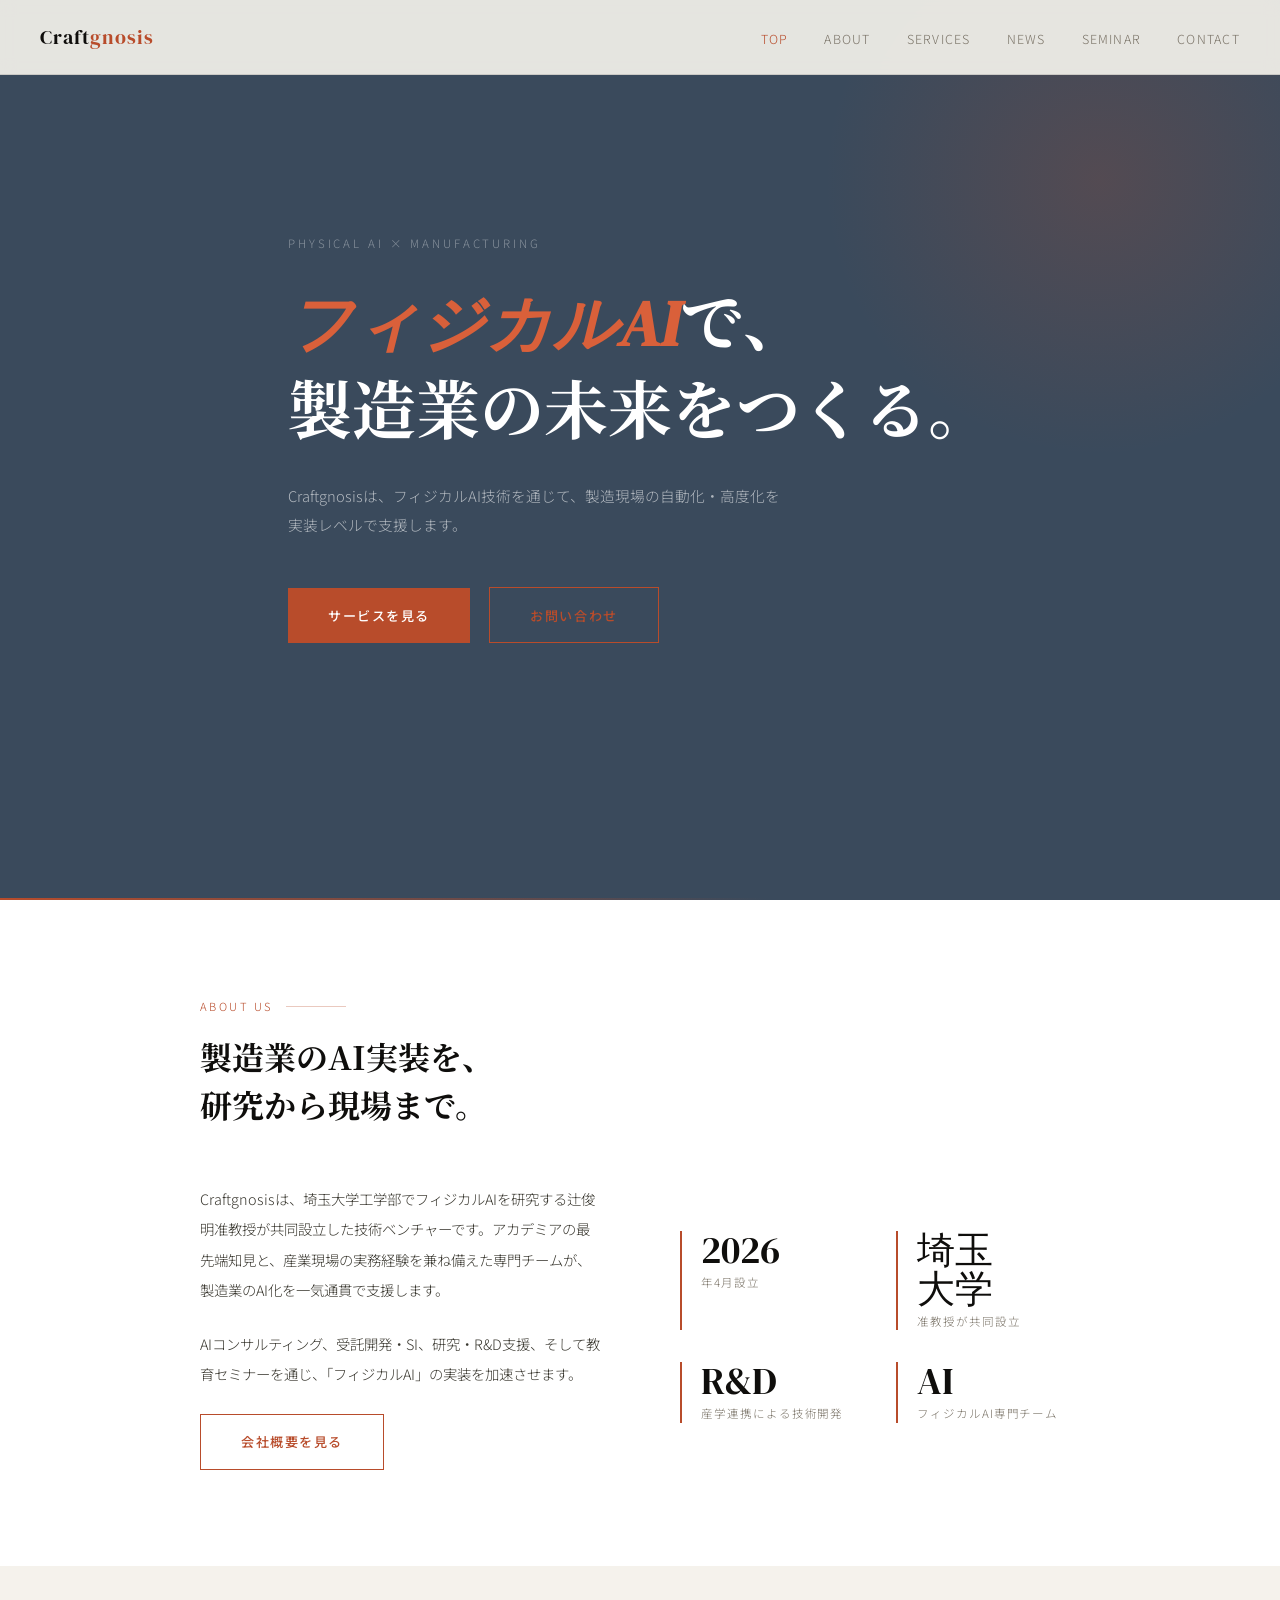
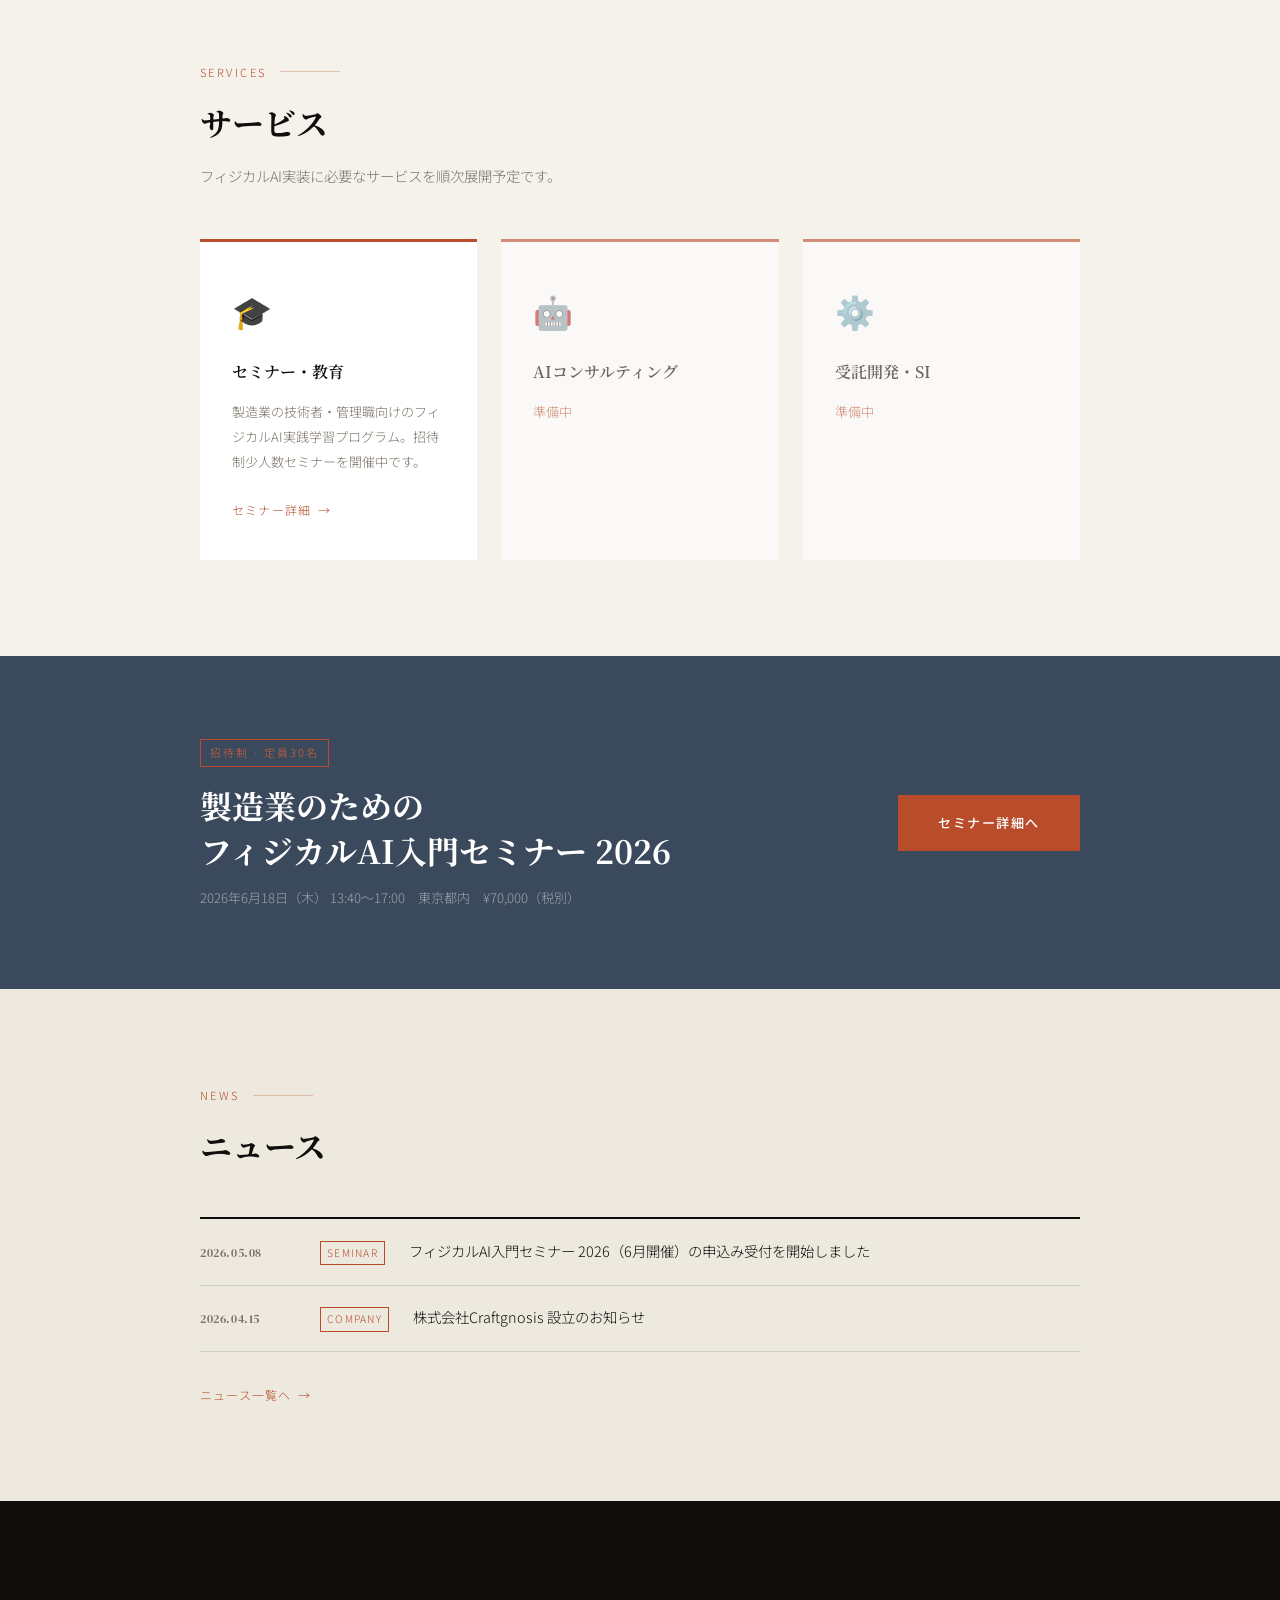
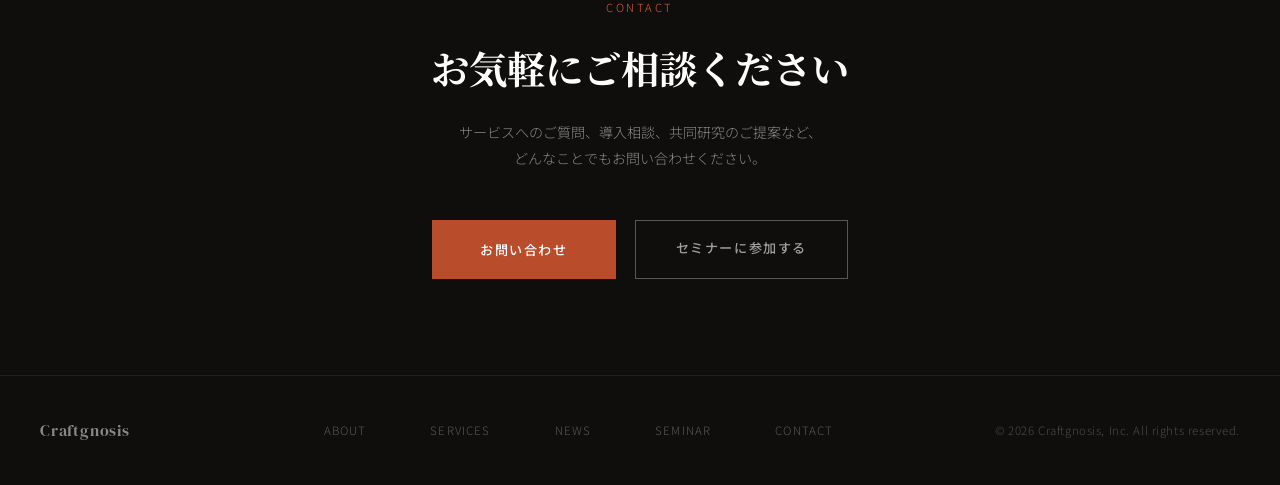
<file: index.html>
<!DOCTYPE html>
<html lang="ja">
<head>
  <meta charset="UTF-8" />
  <meta name="viewport" content="width=device-width, initial-scale=1.0" />
  <title>Craftgnosis｜フィジカルAIで製造業の未来をつくる</title>
  <meta name="description" content="株式会社Craftgnosis。製造業向けフィジカルAIの研究・開発・実装支援。" />
  <link rel="preconnect" href="https://fonts.googleapis.com" />
  <link rel="preconnect" href="https://fonts.gstatic.com" crossorigin />
  <link href="https://fonts.googleapis.com/css2?family=Noto+Serif+JP:wght@400;600;700&family=Noto+Sans+JP:wght@300;400;500&family=DM+Serif+Display:ital@0;1&display=swap" rel="stylesheet" />
  <link rel="stylesheet" href="assets/css/common.css" />
  <style>
    /* ── HERO ── */
    .hero {
      min-height: 100vh;
      padding-top: 72px;
      display: flex;
      align-items: center;
      background: var(--steel);
      position: relative;
      overflow: hidden;
    }
    .hero::before {
      content: '';
      position: absolute;
      top: -120px; right: -120px;
      width: 600px; height: 600px;
      background: radial-gradient(circle, rgba(184,76,43,0.2) 0%, transparent 65%);
      pointer-events: none;
    }
    .hero::after {
      content: '';
      position: absolute;
      bottom: 0; left: 0; right: 0;
      height: 2px;
      background: linear-gradient(90deg, var(--rust) 0%, transparent 60%);
    }
    .hero .container { position: relative; z-index: 1; }

    .hero-eyebrow {
      font-size: 0.72rem;
      letter-spacing: 0.25em;
      text-transform: uppercase;
      color: rgba(255,255,255,0.4);
      margin-bottom: 1.5rem;
    }

    .hero-title {
      font-family: 'Noto Serif JP', serif;
      font-size: clamp(2.4rem, 5vw, 4rem);
      font-weight: 700;
      color: #fff;
      line-height: 1.3;
      margin-bottom: 2rem;
    }
    .hero-title em {
      font-style: italic;
      color: var(--rust-light);
      font-family: 'DM Serif Display', serif;
    }

    .hero-sub {
      font-size: 0.92rem;
      color: rgba(255,255,255,0.6);
      line-height: 2;
      max-width: 500px;
      margin-bottom: 3rem;
    }

    .hero-actions {
      display: flex;
      gap: 1.2rem;
      align-items: center;
      flex-wrap: wrap;
    }

    /* ── INTRO ── */
    .intro { background: #fff; }
    .intro-grid {
      display: grid;
      grid-template-columns: 1fr 1fr;
      gap: 5rem;
      align-items: center;
      margin-top: 3.5rem;
    }
    .intro-text p {
      font-size: 0.9rem;
      line-height: 2.1;
      color: #3a3830;
      margin-bottom: 1.5rem;
    }
    .intro-stats {
      display: grid;
      grid-template-columns: 1fr 1fr;
      gap: 2rem;
    }
    .stat-item {
      border-left: 2px solid var(--rust);
      padding-left: 1.2rem;
    }
    .stat-num {
      font-family: 'DM Serif Display', serif;
      font-size: 2.4rem;
      color: var(--ink);
      line-height: 1;
      margin-bottom: 0.3rem;
    }
    .stat-label {
      font-size: 0.72rem;
      color: var(--muted);
      letter-spacing: 0.08em;
      line-height: 1.5;
    }

    /* ── SERVICES ── */
    .services { background: var(--paper); }
    .services-grid {
      display: grid;
      grid-template-columns: repeat(3, 1fr);
      gap: 1.5rem;
      margin-top: 3rem;
    }
    .service-card {
      background: #fff;
      padding: 2.5rem 2rem;
      border-top: 3px solid var(--rust);
      display: flex;
      flex-direction: column;
    }
    .service-icon {
      font-size: 2rem;
      margin-bottom: 1.2rem;
    }
    .service-card h3 {
      font-family: 'Noto Serif JP', serif;
      font-size: 1rem;
      font-weight: 600;
      margin-bottom: 0.8rem;
    }
    .service-card p {
      font-size: 0.82rem;
      color: var(--muted);
      line-height: 1.9;
      flex: 1;
    }
    .service-link {
      margin-top: 1.5rem;
      font-size: 0.75rem;
      letter-spacing: 0.1em;
      text-transform: uppercase;
      color: var(--rust);
      text-decoration: none;
      display: flex;
      align-items: center;
      gap: 0.4rem;
      transition: gap 0.2s;
    }
    .service-link:hover { gap: 0.7rem; }
    .service-link::after { content: '→'; }

    /* ── SEMINAR BANNER ── */
    .seminar-banner {
      background: var(--steel);
      padding: 5rem 0;
    }
    .banner-inner {
      display: grid;
      grid-template-columns: 1fr auto;
      gap: 3rem;
      align-items: center;
    }
    .banner-badge {
      display: inline-block;
      font-size: 0.68rem;
      letter-spacing: 0.18em;
      text-transform: uppercase;
      color: var(--rust-light);
      border: 1px solid var(--rust);
      padding: 0.3em 0.8em;
      margin-bottom: 1rem;
      width: fit-content;
    }
    .banner-title {
      font-family: 'Noto Serif JP', serif;
      font-size: clamp(1.4rem, 2.5vw, 2rem);
      font-weight: 700;
      color: #fff;
      line-height: 1.4;
      margin-bottom: 0.8rem;
    }
    .banner-meta {
      font-size: 0.82rem;
      color: rgba(255,255,255,0.5);
    }

    /* ── NEWS ── */
    .news { background: var(--cream); }
    .news-list {
      margin-top: 3rem;
      border-top: 2px solid var(--ink);
    }
    .news-item {
      display: grid;
      grid-template-columns: 6rem auto 1fr;
      gap: 1.5rem;
      align-items: baseline;
      padding: 1.2rem 0;
      border-bottom: 1px solid var(--line);
      text-decoration: none;
      color: var(--ink);
      transition: color 0.2s;
    }
    .news-item:hover { color: var(--rust); }
    .news-date {
      font-size: 0.75rem;
      color: var(--muted);
      letter-spacing: 0.05em;
      font-family: 'DM Serif Display', serif;
    }
    .news-cat {
      font-size: 0.65rem;
      letter-spacing: 0.12em;
      text-transform: uppercase;
      color: var(--rust);
      border: 1px solid var(--rust);
      padding: 0.2em 0.6em;
      white-space: nowrap;
    }
    .news-title { font-size: 0.9rem; line-height: 1.6; }
    .news-more {
      margin-top: 2rem;
      text-align: right;
    }

    /* ── CONTACT CTA ── */
    .contact-cta {
      background: var(--ink);
      padding: 6rem 0;
      text-align: center;
    }
    .contact-cta .section-label { justify-content: center; color: var(--rust-light); }
    .contact-cta .section-label::after { display: none; }
    .contact-cta-title {
      font-family: 'Noto Serif JP', serif;
      font-size: clamp(1.8rem, 3vw, 2.4rem);
      font-weight: 700;
      color: #fff;
      margin-bottom: 1rem;
    }
    .contact-cta-sub {
      font-size: 0.88rem;
      color: rgba(255,255,255,0.5);
      margin-bottom: 3rem;
      line-height: 1.9;
    }
    .cta-group {
      display: flex;
      gap: 1.2rem;
      justify-content: center;
      flex-wrap: wrap;
    }

    /* ── RESPONSIVE ── */
    @media (max-width: 768px) {
      .hero { min-height: auto; padding: 6rem 0 4rem; }
      .intro-grid { grid-template-columns: 1fr; gap: 2.5rem; }
      .services-grid { grid-template-columns: 1fr; }
      .banner-inner { grid-template-columns: 1fr; gap: 2rem; }
      .intro-stats { grid-template-columns: 1fr 1fr; }
      .news-item { grid-template-columns: 1fr; gap: 0.4rem; }
    }
  </style>
</head>
<body>

<!-- HEADER -->
<header>
  <a href="/" class="logo">Craft<span>gnosis</span></a>
  <nav>
    <a href="/" class="active">TOP</a>
    <a href="about/">About</a>
    <a href="services/">Services</a>
    <a href="news/">News</a>
    <a href="seminar/">Seminar</a>
    <a href="contact/">Contact</a>
  </nav>
</header>

<!-- HERO -->
<section class="hero">
  <div class="container">
    <p class="hero-eyebrow">Physical AI × Manufacturing</p>
    <h1 class="hero-title">
      <em>フィジカルAI</em>で、<br/>
      製造業の未来をつくる。
    </h1>
    <p class="hero-sub">
      Craftgnosisは、フィジカルAI技術を通じて、製造現場の自動化・高度化を実装レベルで支援します。
    </p>
    <div class="hero-actions">
      <a href="services/" class="cta-btn">サービスを見る</a>
      <a href="contact/" class="cta-outline">お問い合わせ</a>
    </div>
  </div>
</section>

<!-- INTRO -->
<section class="intro">
  <div class="container">
    <p class="section-label">About Us</p>
    <h2 class="section-title">製造業のAI実装を、<br/>研究から現場まで。</h2>
    <div class="intro-grid">
      <div class="intro-text">
        <p>
          Craftgnosisは、埼玉大学工学部でフィジカルAIを研究する辻俊明准教授が共同設立した技術ベンチャーです。アカデミアの最先端知見と、産業現場の実務経験を兼ね備えた専門チームが、製造業のAI化を一気通貫で支援します。
        </p>
        <p>
          AIコンサルティング、受託開発・SI、研究・R&D支援、そして教育セミナーを通じ、「フィジカルAI」の実装を加速させます。
        </p>
        <a href="about/" class="cta-outline">会社概要を見る</a>
      </div>
      <div class="intro-stats">
        <div class="stat-item fade-up">
          <div class="stat-num">2026</div>
          <div class="stat-label">年4月設立</div>
        </div>
        <div class="stat-item fade-up">
          <div class="stat-num">埼玉<br/>大学</div>
          <div class="stat-label">准教授が共同設立</div>
        </div>
        <div class="stat-item fade-up">
          <div class="stat-num">R&D</div>
          <div class="stat-label">産学連携による技術開発</div>
        </div>
        <div class="stat-item fade-up">
          <div class="stat-num">AI</div>
          <div class="stat-label">フィジカルAI専門チーム</div>
        </div>
      </div>
    </div>
  </div>
</section>

<!-- SERVICES -->
<section class="services">
  <div class="container">
    <p class="section-label">Services</p>
    <h2 class="section-title">サービス</h2>
    <p class="section-lead">フィジカルAI実装に必要なサービスを順次展開予定です。</p>
    <div class="services-grid">
      <div class="service-card fade-up">
        <div class="service-icon">🎓</div>
        <h3>セミナー・教育</h3>
        <p>製造業の技術者・管理職向けのフィジカルAI実践学習プログラム。招待制少人数セミナーを開催中です。</p>
        <a href="seminar/" class="service-link">セミナー詳細</a>
      </div>
      <div class="service-card fade-up" style="opacity:0.6;">
        <div class="service-icon">🤖</div>
        <h3>AIコンサルティング</h3>
        <p style="color:var(--rust);">準備中</p>
      </div>
      <div class="service-card fade-up" style="opacity:0.6;">
        <div class="service-icon">⚙️</div>
        <h3>受託開発・SI</h3>
        <p style="color:var(--rust);">準備中</p>
      </div>
    </div>
  </div>
</section>

<!-- SEMINAR BANNER -->
<section class="seminar-banner">
  <div class="container">
    <div class="banner-inner fade-up">
      <div>
        <div class="banner-badge">招待制 · 定員30名</div>
        <h2 class="banner-title">
          製造業のための<br/>フィジカルAI入門セミナー 2026
        </h2>
        <p class="banner-meta">2026年6月18日（木） 13:40〜17:00　東京都内　¥70,000（税別）</p>
      </div>
      <a href="seminar/" class="cta-btn">セミナー詳細へ</a>
    </div>
  </div>
</section>

<!-- NEWS -->
<section class="news">
  <div class="container">
    <p class="section-label">News</p>
    <h2 class="section-title">ニュース</h2>
    <div class="news-list">
      <a href="seminar/" class="news-item fade-up">
        <span class="news-date">2026.05.08</span>
        <span class="news-cat">Seminar</span>
        <span class="news-title">フィジカルAI入門セミナー 2026（6月開催）の申込み受付を開始しました</span>
      </a>
      <a href="about/" class="news-item fade-up">
        <span class="news-date">2026.04.15</span>
        <span class="news-cat">Company</span>
        <span class="news-title">株式会社Craftgnosis 設立のお知らせ</span>
      </a>
    </div>
    <div class="news-more">
      <a href="news/" class="service-link">ニュース一覧へ</a>
    </div>
  </div>
</section>

<!-- CONTACT CTA -->
<section class="contact-cta">
  <div class="container">
    <p class="section-label">Contact</p>
    <h2 class="contact-cta-title">お気軽にご相談ください</h2>
    <p class="contact-cta-sub">
      サービスへのご質問、導入相談、共同研究のご提案など、<br/>どんなことでもお問い合わせください。
    </p>
    <div class="cta-group">
      <a href="contact/" class="cta-primary">お問い合わせ</a>
      <a href="seminar/" class="cta-outline" style="border-color:rgba(255,255,255,0.3);color:rgba(255,255,255,0.6);">セミナーに参加する</a>
    </div>
  </div>
</section>

<!-- FOOTER -->
<footer>
  <a href="/" class="footer-logo">Craftgnosis</a>
  <nav class="footer-nav">
    <a href="about/">About</a>
    <a href="services/">Services</a>
    <a href="news/">News</a>
    <a href="seminar/">Seminar</a>
    <a href="contact/">Contact</a>
  </nav>
  <div class="footer-copy">© 2026 Craftgnosis, Inc. All rights reserved.</div>
</footer>

<script src="assets/js/common.js"></script>
</body>
</html>
</file>
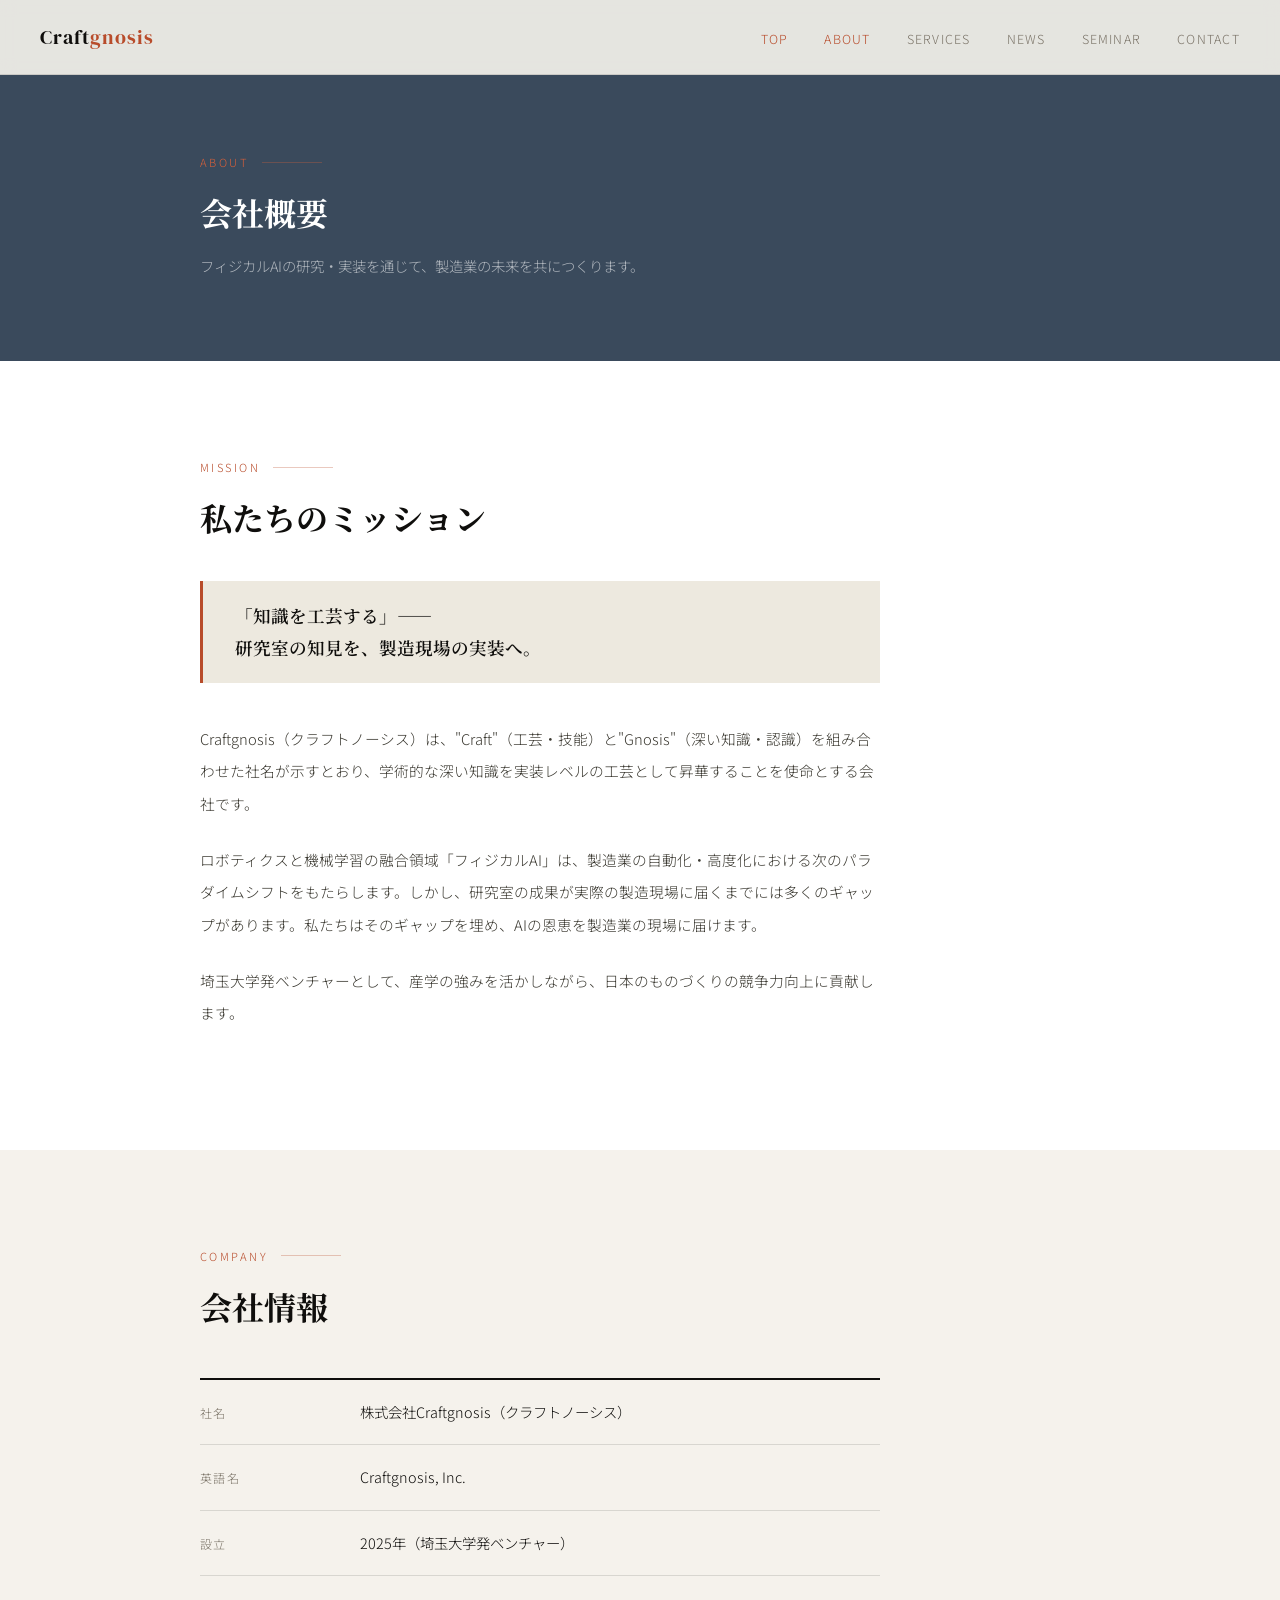
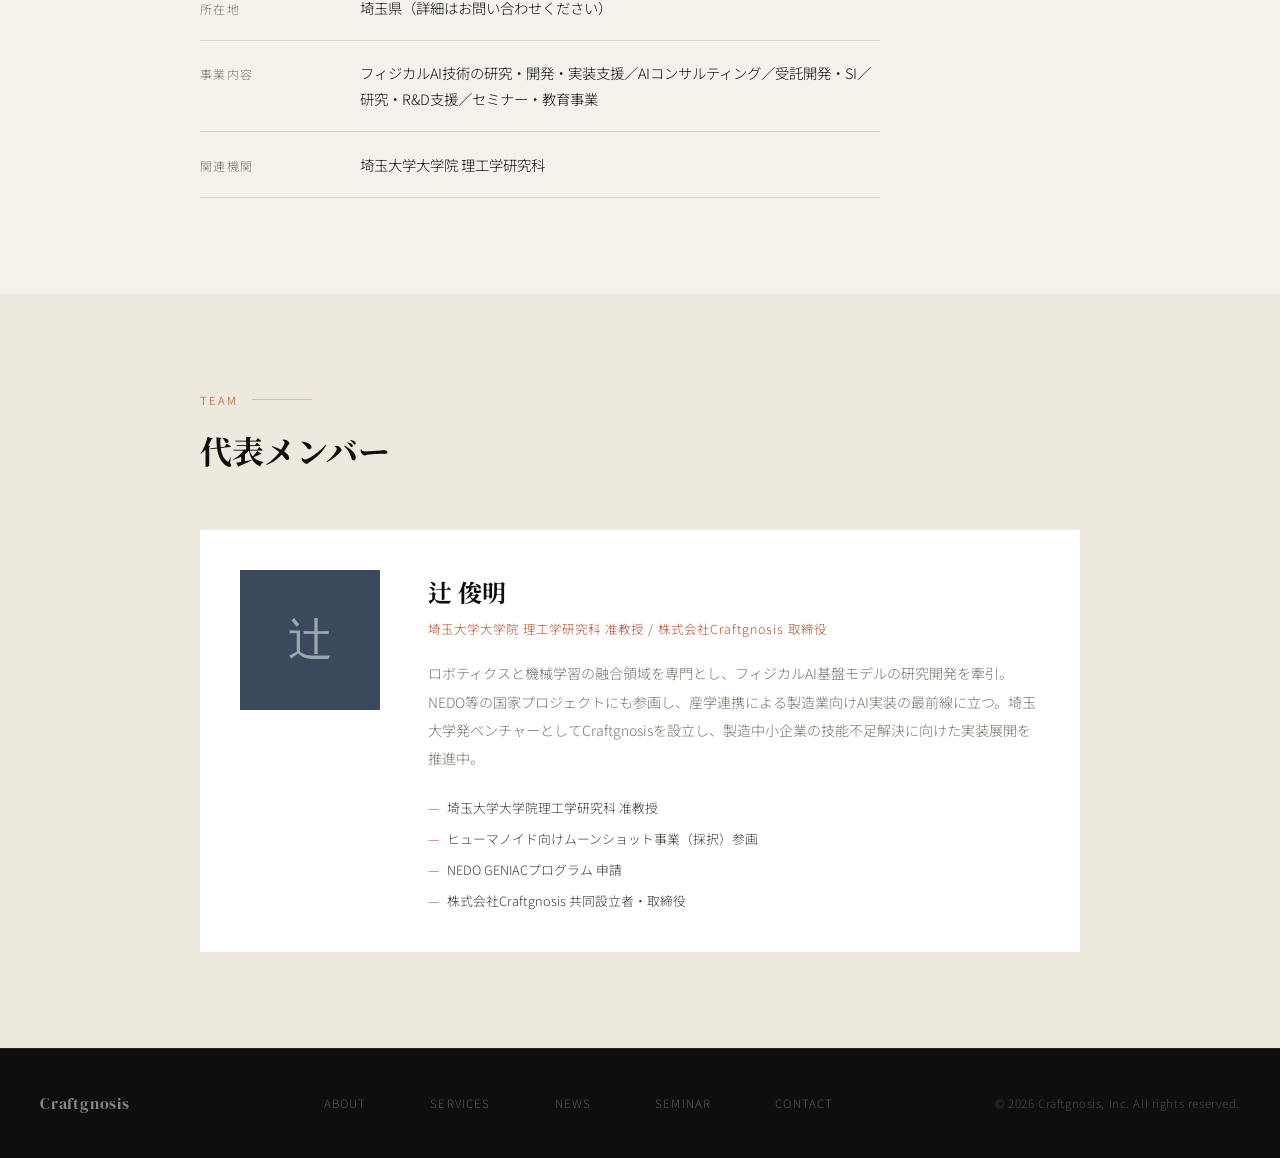
<file: about/index.html>
<!DOCTYPE html>
<html lang="ja">
<head>
  <meta charset="UTF-8" />
  <meta name="viewport" content="width=device-width, initial-scale=1.0" />
  <title>会社概要｜Craftgnosis</title>
  <meta name="description" content="株式会社Craftgnosis の会社概要。埼玉大学発ベンチャー。フィジカルAIで製造業の未来をつくります。" />
  <link rel="preconnect" href="https://fonts.googleapis.com" />
  <link rel="preconnect" href="https://fonts.gstatic.com" crossorigin />
  <link href="https://fonts.googleapis.com/css2?family=Noto+Serif+JP:wght@400;600;700&family=Noto+Sans+JP:wght@300;400;500&family=DM+Serif+Display:ital@0;1&display=swap" rel="stylesheet" />
  <link rel="stylesheet" href="../assets/css/common.css" />
  <style>
    /* ── MISSION ── */
    .mission { background: #fff; }
    .mission-text {
      max-width: 680px;
      margin-top: 2.5rem;
    }
    .mission-text p {
      font-size: 0.92rem;
      line-height: 2.2;
      color: #3a3830;
      margin-bottom: 1.5rem;
    }
    .mission-quote {
      border-left: 3px solid var(--rust);
      padding: 1.2rem 2rem;
      margin: 2.5rem 0;
      background: var(--cream);
    }
    .mission-quote p {
      font-family: 'Noto Serif JP', serif;
      font-size: 1.1rem;
      font-weight: 600;
      color: var(--ink);
      line-height: 1.8;
      margin: 0;
    }

    /* ── COMPANY INFO ── */
    .company-info { background: var(--paper); }
    .info-table {
      margin-top: 3rem;
      border-top: 2px solid var(--ink);
      max-width: 680px;
    }
    .info-row {
      display: grid;
      grid-template-columns: 8rem 1fr;
      border-bottom: 1px solid var(--line);
      padding: 1.2rem 0;
      gap: 2rem;
      align-items: baseline;
    }
    .info-key {
      font-size: 0.75rem;
      letter-spacing: 0.12em;
      text-transform: uppercase;
      color: var(--muted);
    }
    .info-val {
      font-size: 0.9rem;
      color: var(--ink);
      line-height: 1.8;
    }

    /* ── MEMBER ── */
    .member { background: var(--cream); }
    .member-card {
      display: grid;
      grid-template-columns: auto 1fr;
      gap: 3rem;
      margin-top: 3.5rem;
      align-items: start;
      background: #fff;
      padding: 2.5rem;
    }
    .member-avatar {
      width: 140px; height: 140px;
      background: var(--steel);
      display: flex;
      align-items: center;
      justify-content: center;
      flex-shrink: 0;
    }
    .avatar-initials {
      font-family: 'DM Serif Display', serif;
      font-size: 2.8rem;
      color: rgba(255,255,255,0.5);
    }
    .member-name {
      font-family: 'Noto Serif JP', serif;
      font-size: 1.5rem;
      font-weight: 700;
      margin-bottom: 0.3rem;
    }
    .member-role {
      font-size: 0.78rem;
      color: var(--rust);
      letter-spacing: 0.08em;
      margin-bottom: 1.2rem;
    }
    .member-bio {
      font-size: 0.88rem;
      color: var(--muted);
      line-height: 2;
      margin-bottom: 1.5rem;
    }
    .member-credentials { display: flex; flex-direction: column; gap: 0.5rem; }
    .cred-item {
      font-size: 0.8rem;
      color: #3a3830;
      padding-left: 1.2rem;
      position: relative;
    }
    .cred-item::before {
      content: '—';
      position: absolute;
      left: 0;
      color: var(--rust);
    }

    /* ── RESPONSIVE ── */
    @media (max-width: 768px) {
      .member-card { grid-template-columns: 1fr; gap: 1.5rem; }
      .info-row { grid-template-columns: 6rem 1fr; }
    }
  </style>
</head>
<body>

<!-- HEADER -->
<header>
  <a href="../" class="logo">Craft<span>gnosis</span></a>
  <nav>
    <a href="../">TOP</a>
    <a href="../about/" class="active">About</a>
    <a href="../services/">Services</a>
    <a href="../news/">News</a>
    <a href="../seminar/">Seminar</a>
    <a href="../contact/">Contact</a>
  </nav>
</header>

<!-- PAGE HERO -->
<div class="page-hero">
  <div class="container">
    <p class="section-label">About</p>
    <h1 class="section-title">会社概要</h1>
    <p class="section-lead">フィジカルAIの研究・実装を通じて、製造業の未来を共につくります。</p>
  </div>
</div>

<!-- MISSION -->
<section class="mission">
  <div class="container">
    <p class="section-label">Mission</p>
    <h2 class="section-title">私たちのミッション</h2>
    <div class="mission-text">
      <div class="mission-quote">
        <p>「知識を工芸する」——<br/>研究室の知見を、製造現場の実装へ。</p>
      </div>
      <p>
        Craftgnosis（クラフトノーシス）は、"Craft"（工芸・技能）と"Gnosis"（深い知識・認識）を組み合わせた社名が示すとおり、学術的な深い知識を実装レベルの工芸として昇華することを使命とする会社です。
      </p>
      <p>
        ロボティクスと機械学習の融合領域「フィジカルAI」は、製造業の自動化・高度化における次のパラダイムシフトをもたらします。しかし、研究室の成果が実際の製造現場に届くまでには多くのギャップがあります。私たちはそのギャップを埋め、AIの恩恵を製造業の現場に届けます。
      </p>
      <p>
        埼玉大学発ベンチャーとして、産学の強みを活かしながら、日本のものづくりの競争力向上に貢献します。
      </p>
    </div>
  </div>
</section>

<!-- COMPANY INFO -->
<section class="company-info">
  <div class="container">
    <p class="section-label">Company</p>
    <h2 class="section-title">会社情報</h2>
    <div class="info-table">
      <div class="info-row fade-up">
        <div class="info-key">社名</div>
        <div class="info-val">株式会社Craftgnosis（クラフトノーシス）</div>
      </div>
      <div class="info-row fade-up">
        <div class="info-key">英語名</div>
        <div class="info-val">Craftgnosis, Inc.</div>
      </div>
      <div class="info-row fade-up">
        <div class="info-key">設立</div>
        <div class="info-val">2025年（埼玉大学発ベンチャー）</div>
      </div>
      <div class="info-row fade-up">
        <div class="info-key">所在地</div>
        <div class="info-val">埼玉県（詳細はお問い合わせください）</div>
      </div>
      <div class="info-row fade-up">
        <div class="info-key">事業内容</div>
        <div class="info-val">フィジカルAI技術の研究・開発・実装支援／AIコンサルティング／受託開発・SI／研究・R&D支援／セミナー・教育事業</div>
      </div>
      <div class="info-row fade-up">
        <div class="info-key">関連機関</div>
        <div class="info-val">埼玉大学大学院 理工学研究科</div>
      </div>
    </div>
  </div>
</section>

<!-- MEMBER -->
<section class="member">
  <div class="container">
    <p class="section-label">Team</p>
    <h2 class="section-title">代表メンバー</h2>
    <div class="member-card fade-up">
      <div class="member-avatar">
        <div class="avatar-initials">辻</div>
      </div>
      <div>
        <h3 class="member-name">辻 俊明</h3>
        <p class="member-role">埼玉大学大学院 理工学研究科 准教授 / 株式会社Craftgnosis 取締役</p>
        <p class="member-bio">
          ロボティクスと機械学習の融合領域を専門とし、フィジカルAI基盤モデルの研究開発を牽引。NEDO等の国家プロジェクトにも参画し、産学連携による製造業向けAI実装の最前線に立つ。埼玉大学発ベンチャーとしてCraftgnosisを設立し、製造中小企業の技能不足解決に向けた実装展開を推進中。
        </p>
        <div class="member-credentials">
          <div class="cred-item">埼玉大学大学院理工学研究科 准教授</div>
          <div class="cred-item">ヒューマノイド向けムーンショット事業（採択）参画</div>
          <div class="cred-item">NEDO GENIACプログラム 申請</div>
          <div class="cred-item">株式会社Craftgnosis 共同設立者・取締役</div>
        </div>
      </div>
    </div>
  </div>
</section>

<!-- FOOTER -->
<footer>
  <a href="../" class="footer-logo">Craftgnosis</a>
  <nav class="footer-nav">
    <a href="../about/">About</a>
    <a href="../services/">Services</a>
    <a href="../news/">News</a>
    <a href="../seminar/">Seminar</a>
    <a href="../contact/">Contact</a>
  </nav>
  <div class="footer-copy">© 2026 Craftgnosis, Inc. All rights reserved.</div>
</footer>

<script src="../assets/js/common.js"></script>
</body>
</html>
</file>
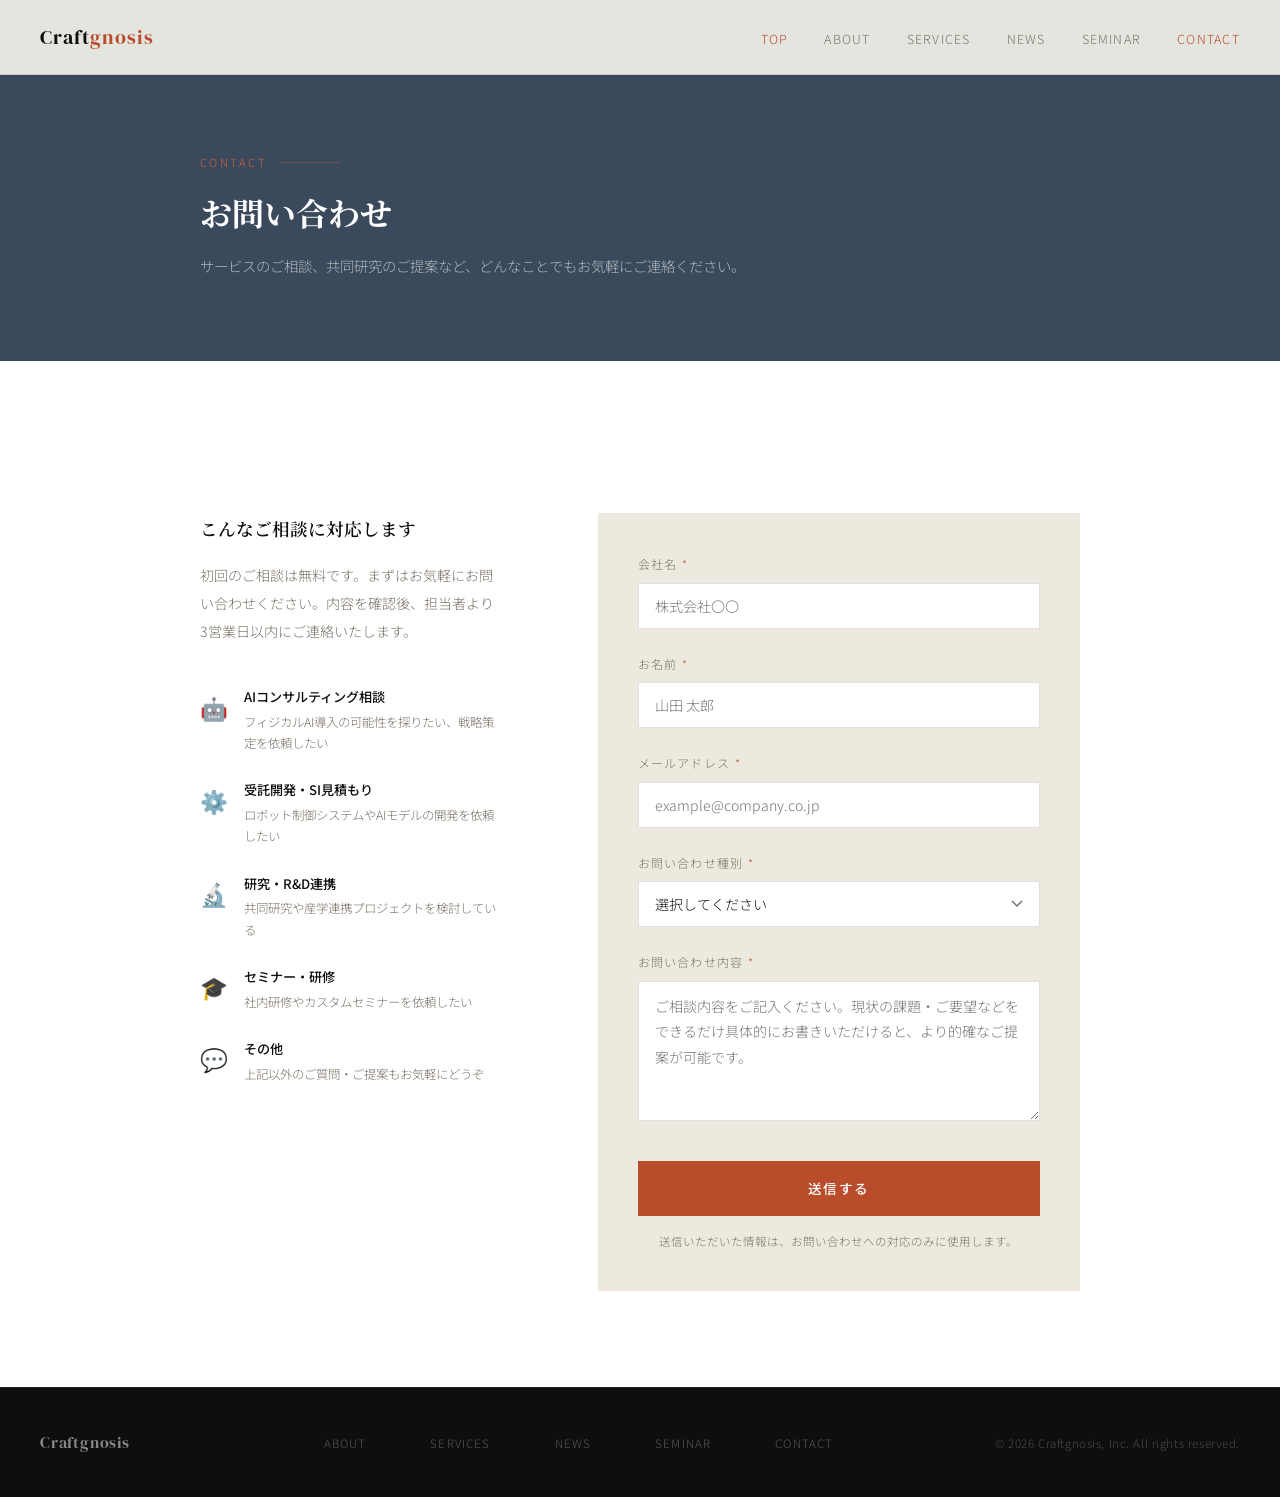
<file: contact/index.html>
<!DOCTYPE html>
<html lang="ja">
<head>
  <meta charset="UTF-8" />
  <meta name="viewport" content="width=device-width, initial-scale=1.0" />
  <title>お問い合わせ｜Craftgnosis</title>
  <meta name="description" content="株式会社Craftgnosisへのお問い合わせ。サービスのご相談、共同研究のご提案など、お気軽にご連絡ください。" />
  <link rel="preconnect" href="https://fonts.googleapis.com" />
  <link rel="preconnect" href="https://fonts.gstatic.com" crossorigin />
  <link href="https://fonts.googleapis.com/css2?family=Noto+Serif+JP:wght@400;600;700&family=Noto+Sans+JP:wght@300;400;500&family=DM+Serif+Display:ital@0;1&display=swap" rel="stylesheet" />
  <link rel="stylesheet" href="../assets/css/common.css" />
  <style>
    .contact-body { background: #fff; }

    .contact-grid {
      display: grid;
      grid-template-columns: 1fr 1.6fr;
      gap: 6rem;
      margin-top: 3.5rem;
      align-items: start;
    }

    /* ── LEFT INFO ── */
    .contact-info-title {
      font-family: 'Noto Serif JP', serif;
      font-size: 1.1rem;
      font-weight: 600;
      margin-bottom: 1rem;
    }
    .contact-info-text {
      font-size: 0.88rem;
      color: var(--muted);
      line-height: 2;
      margin-bottom: 2.5rem;
    }
    .contact-types { display: flex; flex-direction: column; gap: 1.5rem; }
    .contact-type {
      display: flex;
      gap: 1rem;
      align-items: flex-start;
    }
    .type-icon { font-size: 1.4rem; flex-shrink: 0; margin-top: 0.1rem; }
    .type-label {
      font-size: 0.82rem;
      font-weight: 500;
      margin-bottom: 0.2rem;
    }
    .type-desc { font-size: 0.78rem; color: var(--muted); line-height: 1.7; }

    /* ── FORM ── */
    .contact-form {
      background: var(--cream);
      padding: 2.5rem;
    }
    .form-group { margin-bottom: 1.5rem; }
    .form-label {
      display: block;
      font-size: 0.75rem;
      letter-spacing: 0.1em;
      text-transform: uppercase;
      color: var(--muted);
      margin-bottom: 0.5rem;
    }
    .form-label .req {
      color: var(--rust);
      margin-left: 0.3rem;
      font-size: 0.7rem;
    }
    .form-input,
    .form-select,
    .form-textarea {
      width: 100%;
      background: #fff;
      border: 1px solid var(--line);
      color: var(--ink);
      font-family: 'Noto Sans JP', sans-serif;
      font-size: 0.88rem;
      font-weight: 300;
      padding: 0.75rem 1rem;
      outline: none;
      transition: border-color 0.2s;
      appearance: none;
    }
    .form-input:focus,
    .form-select:focus,
    .form-textarea:focus {
      border-color: var(--rust);
    }
    .form-textarea { resize: vertical; min-height: 140px; line-height: 1.8; }
    .form-select {
      background-image: url("data:image/svg+xml,%3Csvg xmlns='http://www.w3.org/2000/svg' width='12' height='8' viewBox='0 0 12 8'%3E%3Cpath d='M1 1l5 5 5-5' stroke='%237a7367' stroke-width='1.5' fill='none'/%3E%3C/svg%3E");
      background-repeat: no-repeat;
      background-position: right 1rem center;
      padding-right: 2.5rem;
      cursor: pointer;
    }
    .form-note {
      font-size: 0.72rem;
      color: var(--muted);
      margin-top: 0.4rem;
      line-height: 1.6;
    }
    .form-submit {
      width: 100%;
      background: var(--rust);
      color: #fff;
      border: none;
      font-family: 'Noto Sans JP', sans-serif;
      font-size: 0.85rem;
      font-weight: 500;
      letter-spacing: 0.12em;
      text-transform: uppercase;
      padding: 1.1rem;
      cursor: pointer;
      transition: background 0.2s;
      margin-top: 0.5rem;
    }
    .form-submit:hover { background: var(--rust-light); }
    .privacy-note {
      font-size: 0.72rem;
      color: var(--muted);
      text-align: center;
      margin-top: 1rem;
      line-height: 1.7;
    }

    @media (max-width: 768px) {
      .contact-grid { grid-template-columns: 1fr; gap: 3rem; }
    }
  </style>
</head>
<body>

<!-- HEADER -->
<header>
  <a href="../" class="logo">Craft<span>gnosis</span></a>
  <nav>
    <a href="../">TOP</a>
    <a href="../about/">About</a>
    <a href="../services/">Services</a>
    <a href="../news/">News</a>
    <a href="../seminar/">Seminar</a>
    <a href="../contact/" class="active">Contact</a>
  </nav>
</header>

<!-- PAGE HERO -->
<div class="page-hero">
  <div class="container">
    <p class="section-label">Contact</p>
    <h1 class="section-title">お問い合わせ</h1>
    <p class="section-lead">サービスのご相談、共同研究のご提案など、どんなことでもお気軽にご連絡ください。</p>
  </div>
</div>

<!-- CONTACT BODY -->
<section class="contact-body">
  <div class="container">
    <div class="contact-grid">

      <!-- LEFT: INFO -->
      <div class="fade-up">
        <h2 class="contact-info-title">こんなご相談に対応します</h2>
        <p class="contact-info-text">
          初回のご相談は無料です。まずはお気軽にお問い合わせください。内容を確認後、担当者より3営業日以内にご連絡いたします。
        </p>
        <div class="contact-types">
          <div class="contact-type">
            <span class="type-icon">🤖</span>
            <div>
              <div class="type-label">AIコンサルティング相談</div>
              <div class="type-desc">フィジカルAI導入の可能性を探りたい、戦略策定を依頼したい</div>
            </div>
          </div>
          <div class="contact-type">
            <span class="type-icon">⚙️</span>
            <div>
              <div class="type-label">受託開発・SI見積もり</div>
              <div class="type-desc">ロボット制御システムやAIモデルの開発を依頼したい</div>
            </div>
          </div>
          <div class="contact-type">
            <span class="type-icon">🔬</span>
            <div>
              <div class="type-label">研究・R&D連携</div>
              <div class="type-desc">共同研究や産学連携プロジェクトを検討している</div>
            </div>
          </div>
          <div class="contact-type">
            <span class="type-icon">🎓</span>
            <div>
              <div class="type-label">セミナー・研修</div>
              <div class="type-desc">社内研修やカスタムセミナーを依頼したい</div>
            </div>
          </div>
          <div class="contact-type">
            <span class="type-icon">💬</span>
            <div>
              <div class="type-label">その他</div>
              <div class="type-desc">上記以外のご質問・ご提案もお気軽にどうぞ</div>
            </div>
          </div>
        </div>
      </div>

      <!-- RIGHT: FORM -->
      <div class="fade-up">
        <form class="contact-form" action="https://formspree.io/f/XXXXXXXX" method="POST">
          <div class="form-group">
            <label class="form-label" for="company">会社名<span class="req">*</span></label>
            <input class="form-input" type="text" id="company" name="company" required placeholder="株式会社〇〇" />
          </div>
          <div class="form-group">
            <label class="form-label" for="name">お名前<span class="req">*</span></label>
            <input class="form-input" type="text" id="name" name="name" required placeholder="山田 太郎" />
          </div>
          <div class="form-group">
            <label class="form-label" for="email">メールアドレス<span class="req">*</span></label>
            <input class="form-input" type="email" id="email" name="email" required placeholder="example@company.co.jp" />
          </div>
          <div class="form-group">
            <label class="form-label" for="category">お問い合わせ種別<span class="req">*</span></label>
            <select class="form-select" id="category" name="category" required>
              <option value="" disabled selected>選択してください</option>
              <option value="consulting">AIコンサルティング相談</option>
              <option value="development">受託開発・SI見積もり</option>
              <option value="research">研究・R&D連携</option>
              <option value="seminar">セミナー・研修</option>
              <option value="other">その他</option>
            </select>
          </div>
          <div class="form-group">
            <label class="form-label" for="message">お問い合わせ内容<span class="req">*</span></label>
            <textarea class="form-textarea" id="message" name="message" required placeholder="ご相談内容をご記入ください。現状の課題・ご要望などをできるだけ具体的にお書きいただけると、より的確なご提案が可能です。"></textarea>
          </div>
          <button type="submit" class="form-submit">送信する</button>
          <p class="privacy-note">送信いただいた情報は、お問い合わせへの対応のみに使用します。</p>
        </form>
      </div>

    </div>
  </div>
</section>

<!-- FOOTER -->
<footer>
  <a href="../" class="footer-logo">Craftgnosis</a>
  <nav class="footer-nav">
    <a href="../about/">About</a>
    <a href="../services/">Services</a>
    <a href="../news/">News</a>
    <a href="../seminar/">Seminar</a>
    <a href="../contact/">Contact</a>
  </nav>
  <div class="footer-copy">© 2026 Craftgnosis, Inc. All rights reserved.</div>
</footer>

<script src="../assets/js/common.js"></script>
</body>
</html>
</file>
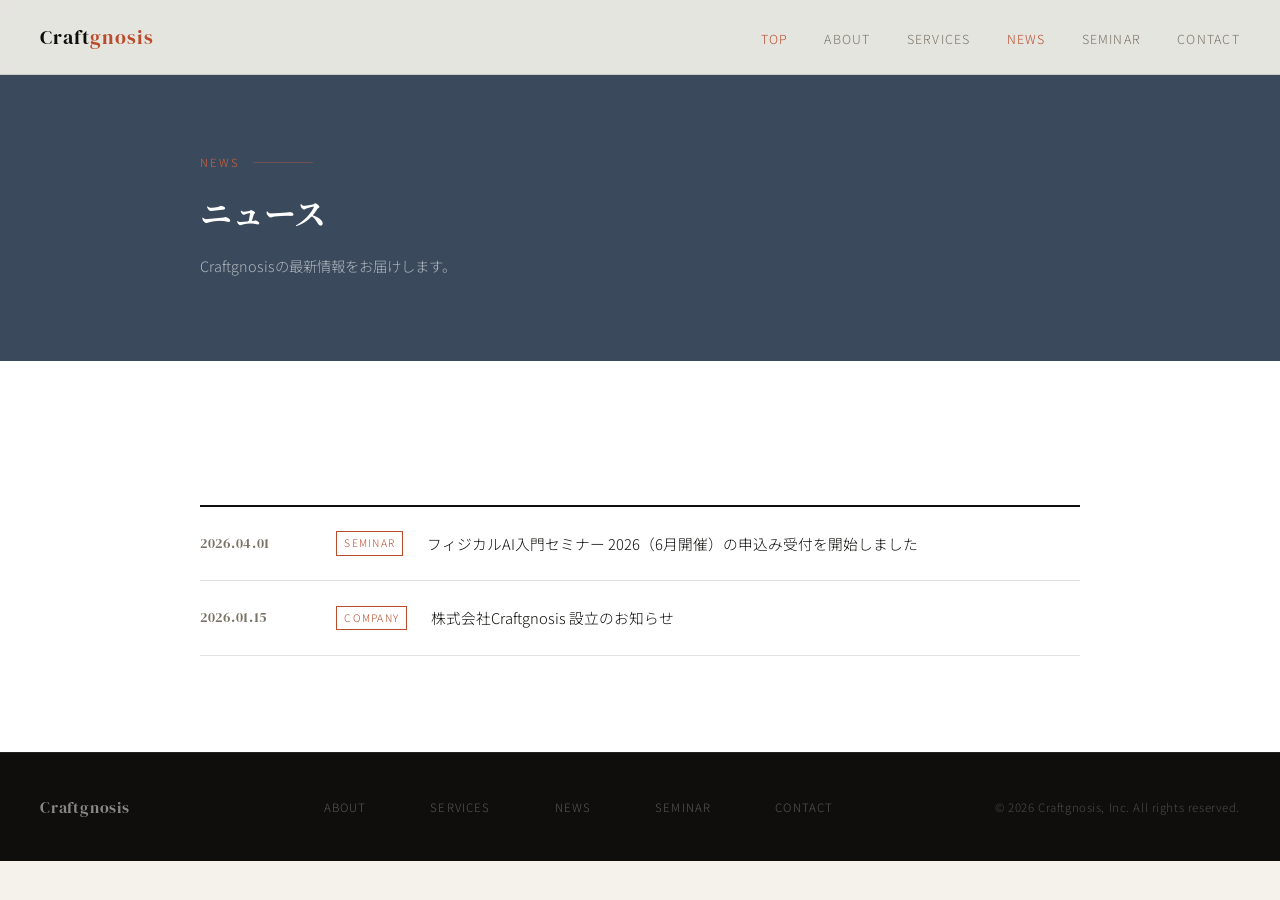
<file: news/index.html>
<!DOCTYPE html>
<html lang="ja">
<head>
  <meta charset="UTF-8" />
  <meta name="viewport" content="width=device-width, initial-scale=1.0" />
  <title>ニュース｜Craftgnosis</title>
  <meta name="description" content="株式会社Craftgnosisの最新ニュース・お知らせ。" />
  <link rel="preconnect" href="https://fonts.googleapis.com" />
  <link rel="preconnect" href="https://fonts.gstatic.com" crossorigin />
  <link href="https://fonts.googleapis.com/css2?family=Noto+Serif+JP:wght@400;600;700&family=Noto+Sans+JP:wght@300;400;500&family=DM+Serif+Display:ital@0;1&display=swap" rel="stylesheet" />
  <link rel="stylesheet" href="../assets/css/common.css" />
  <style>
    .news-body { background: #fff; }

    .news-list {
      margin-top: 3rem;
      border-top: 2px solid var(--ink);
    }

    .news-item {
      display: grid;
      grid-template-columns: 7rem auto 1fr;
      gap: 1.5rem;
      align-items: center;
      padding: 1.5rem 0;
      border-bottom: 1px solid var(--line);
      text-decoration: none;
      color: var(--ink);
      transition: color 0.2s;
    }
    .news-item:hover { color: var(--rust); }
    .news-item:hover .news-title { text-decoration: underline; text-decoration-color: var(--rust); }

    .news-date {
      font-family: 'DM Serif Display', serif;
      font-size: 0.88rem;
      color: var(--muted);
      letter-spacing: 0.05em;
      white-space: nowrap;
    }

    .news-cat {
      font-size: 0.65rem;
      letter-spacing: 0.12em;
      text-transform: uppercase;
      color: var(--rust);
      border: 1px solid var(--rust);
      padding: 0.2em 0.7em;
      white-space: nowrap;
    }

    .news-title {
      font-size: 0.92rem;
      line-height: 1.6;
      text-decoration: none;
    }

    @media (max-width: 768px) {
      .news-item {
        grid-template-columns: 1fr;
        gap: 0.5rem;
      }
    }
  </style>
</head>
<body>

<!-- HEADER -->
<header>
  <a href="../" class="logo">Craft<span>gnosis</span></a>
  <nav>
    <a href="../">TOP</a>
    <a href="../about/">About</a>
    <a href="../services/">Services</a>
    <a href="../news/" class="active">News</a>
    <a href="../seminar/">Seminar</a>
    <a href="../contact/">Contact</a>
  </nav>
</header>

<!-- PAGE HERO -->
<div class="page-hero">
  <div class="container">
    <p class="section-label">News</p>
    <h1 class="section-title">ニュース</h1>
    <p class="section-lead">Craftgnosisの最新情報をお届けします。</p>
  </div>
</div>

<!-- NEWS LIST -->
<section class="news-body">
  <div class="container">
    <div class="news-list">
      <a href="../seminar/" class="news-item fade-up">
        <span class="news-date">2026.04.01</span>
        <span class="news-cat">Seminar</span>
        <span class="news-title">フィジカルAI入門セミナー 2026（6月開催）の申込み受付を開始しました</span>
      </a>
      <a href="../about/" class="news-item fade-up">
        <span class="news-date">2026.01.15</span>
        <span class="news-cat">Company</span>
        <span class="news-title">株式会社Craftgnosis 設立のお知らせ</span>
      </a>
    </div>
  </div>
</section>

<!-- FOOTER -->
<footer>
  <a href="../" class="footer-logo">Craftgnosis</a>
  <nav class="footer-nav">
    <a href="../about/">About</a>
    <a href="../services/">Services</a>
    <a href="../news/">News</a>
    <a href="../seminar/">Seminar</a>
    <a href="../contact/">Contact</a>
  </nav>
  <div class="footer-copy">© 2026 Craftgnosis, Inc. All rights reserved.</div>
</footer>

<script src="../assets/js/common.js"></script>
</body>
</html>
</file>
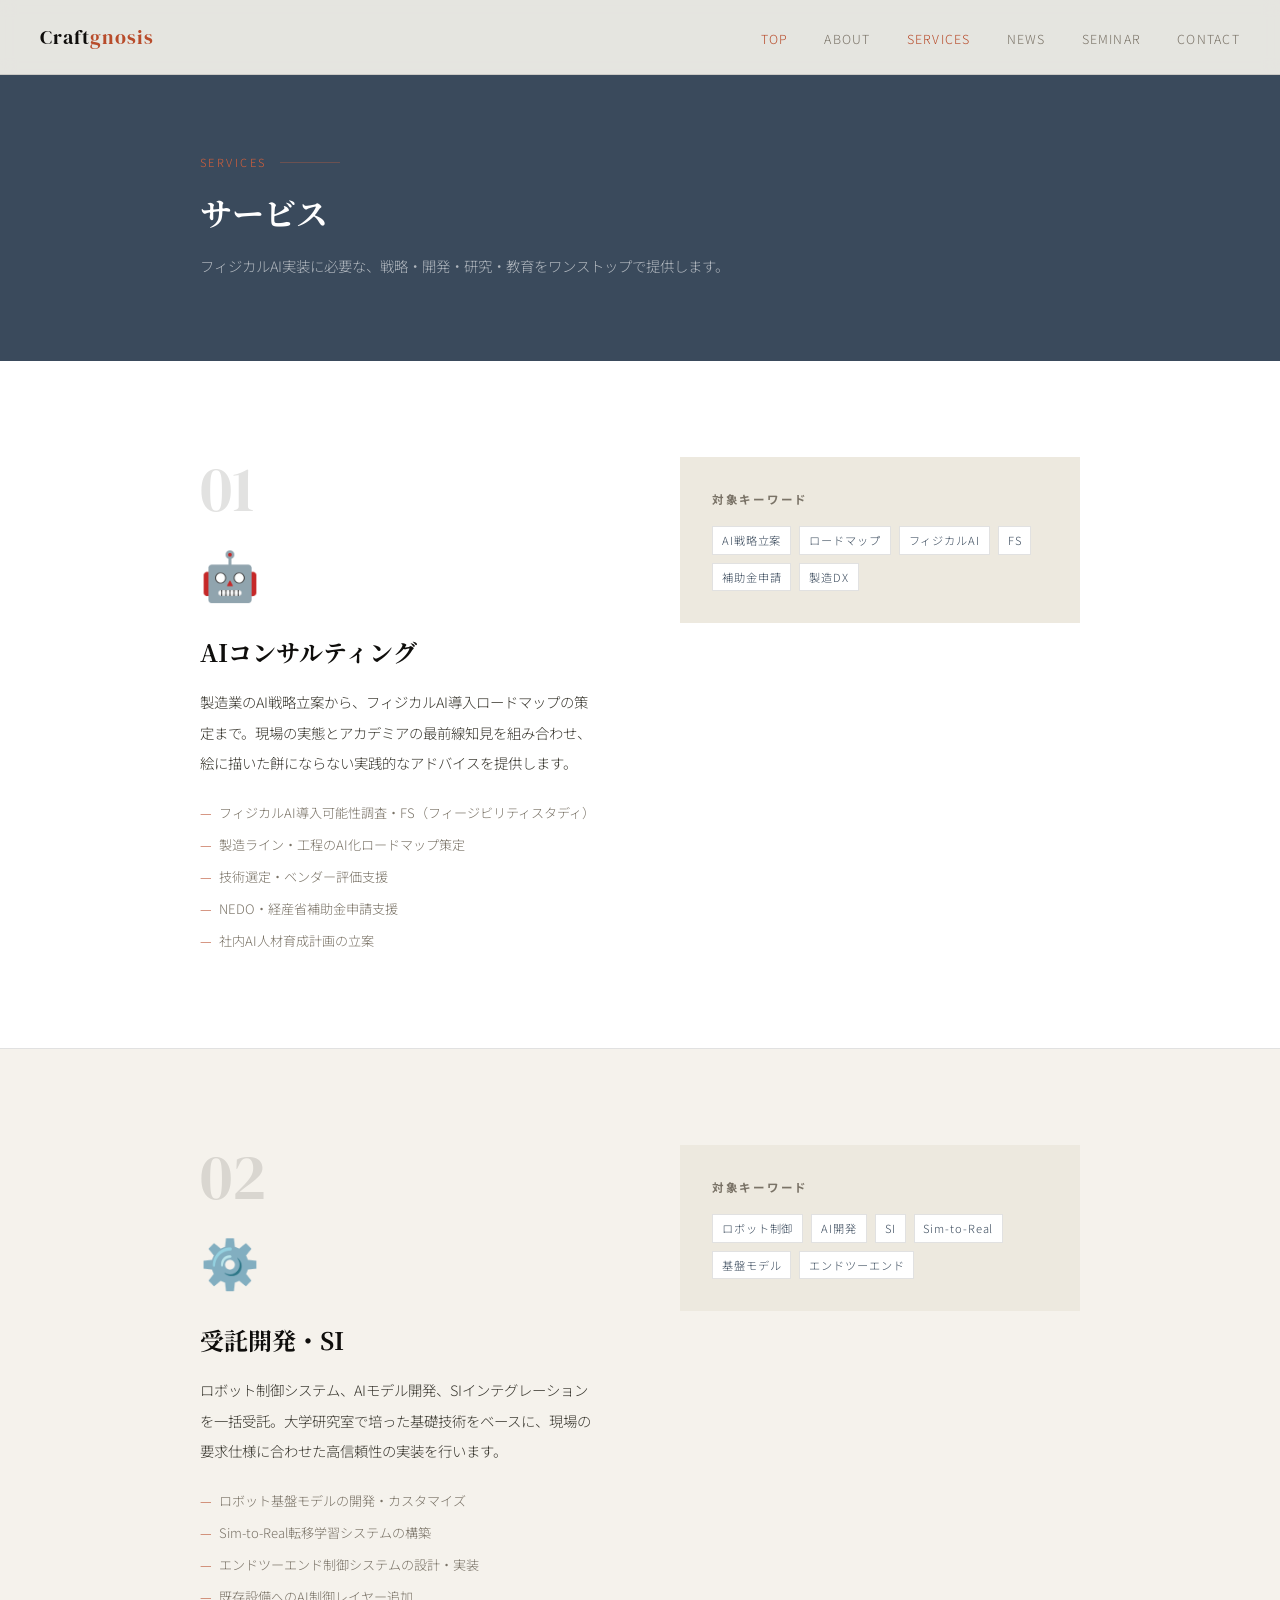
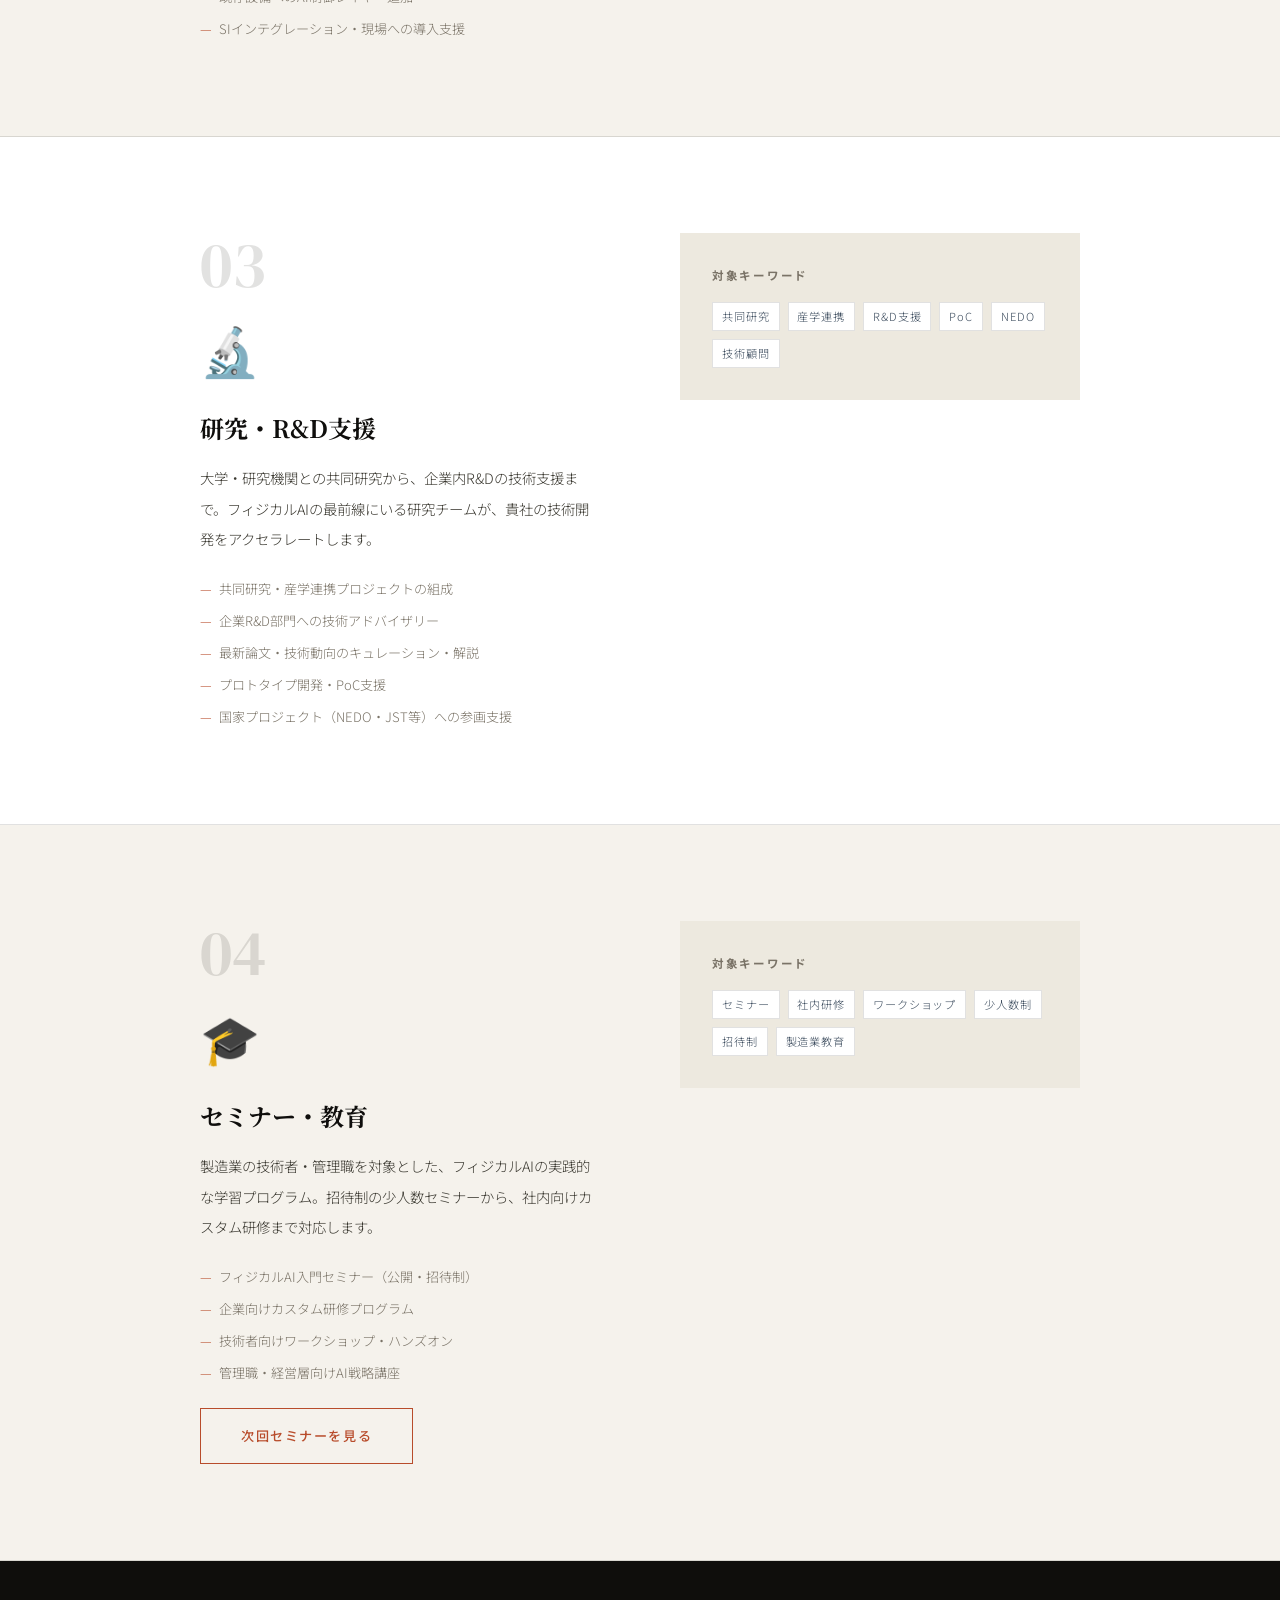
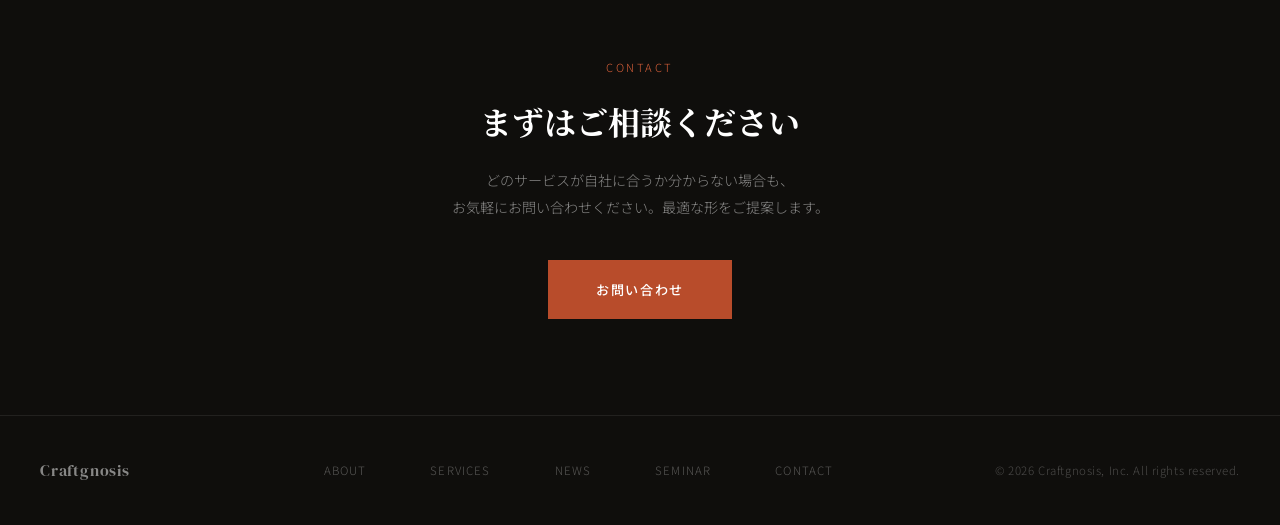
<file: services/index.html>
<!DOCTYPE html>
<html lang="ja">
<head>
  <meta charset="UTF-8" />
  <meta name="viewport" content="width=device-width, initial-scale=1.0" />
  <title>サービス｜Craftgnosis</title>
  <meta name="description" content="Craftgnosisのサービス：AIコンサルティング、受託開発・SI、研究・R&D支援、セミナー・教育。製造業向けフィジカルAI実装を一気通貫で支援します。" />
  <link rel="preconnect" href="https://fonts.googleapis.com" />
  <link rel="preconnect" href="https://fonts.gstatic.com" crossorigin />
  <link href="https://fonts.googleapis.com/css2?family=Noto+Serif+JP:wght@400;600;700&family=Noto+Sans+JP:wght@300;400;500&family=DM+Serif+Display:ital@0;1&display=swap" rel="stylesheet" />
  <link rel="stylesheet" href="../assets/css/common.css" />
  <style>
    .service-section { border-bottom: 1px solid var(--line); }
    .service-section:last-of-type { border-bottom: none; }

    .service-section:nth-child(odd) { background: #fff; }
    .service-section:nth-child(even) { background: var(--paper); }

    .service-inner {
      display: grid;
      grid-template-columns: 1fr 1fr;
      gap: 5rem;
      align-items: start;
    }

    .service-number {
      font-family: 'DM Serif Display', serif;
      font-size: 4rem;
      color: var(--line);
      line-height: 1;
      margin-bottom: 0.5rem;
    }

    .service-icon-lg {
      font-size: 3rem;
      margin-bottom: 1.2rem;
    }

    .service-title {
      font-family: 'Noto Serif JP', serif;
      font-size: 1.5rem;
      font-weight: 700;
      margin-bottom: 1.2rem;
      line-height: 1.4;
    }

    .service-desc {
      font-size: 0.9rem;
      line-height: 2.1;
      color: #3a3830;
      margin-bottom: 1.5rem;
    }

    .service-features {
      list-style: none;
      display: flex;
      flex-direction: column;
      gap: 0.6rem;
    }
    .service-features li {
      font-size: 0.82rem;
      color: var(--muted);
      padding-left: 1.2rem;
      position: relative;
      line-height: 1.7;
    }
    .service-features li::before {
      content: '—';
      position: absolute;
      left: 0;
      color: var(--rust);
    }

    .service-detail {
      background: var(--cream);
      padding: 2rem;
    }
    .service-detail h4 {
      font-size: 0.72rem;
      letter-spacing: 0.15em;
      text-transform: uppercase;
      color: var(--muted);
      margin-bottom: 1rem;
    }
    .tag-list {
      display: flex;
      flex-wrap: wrap;
      gap: 0.5rem;
    }
    .tag {
      font-size: 0.7rem;
      letter-spacing: 0.08em;
      background: #fff;
      color: var(--steel);
      border: 1px solid var(--line);
      padding: 0.3em 0.8em;
    }

    /* ── CTA SECTION ── */
    .services-cta {
      background: var(--ink);
      padding: 6rem 0;
      text-align: center;
    }
    .services-cta .section-label { justify-content: center; color: var(--rust-light); }
    .services-cta .section-label::after { display: none; }
    .cta-title {
      font-family: 'Noto Serif JP', serif;
      font-size: clamp(1.6rem, 2.5vw, 2.2rem);
      font-weight: 700;
      color: #fff;
      margin-bottom: 1rem;
    }
    .cta-sub {
      font-size: 0.88rem;
      color: rgba(255,255,255,0.5);
      margin-bottom: 2.5rem;
      line-height: 1.9;
    }
    .cta-group {
      display: flex;
      gap: 1.2rem;
      justify-content: center;
      flex-wrap: wrap;
    }

    @media (max-width: 768px) {
      .service-inner { grid-template-columns: 1fr; gap: 2rem; }
    }
  </style>
</head>
<body>

<!-- HEADER -->
<header>
  <a href="../" class="logo">Craft<span>gnosis</span></a>
  <nav>
    <a href="../">TOP</a>
    <a href="../about/">About</a>
    <a href="../services/" class="active">Services</a>
    <a href="../news/">News</a>
    <a href="../seminar/">Seminar</a>
    <a href="../contact/">Contact</a>
  </nav>
</header>

<!-- PAGE HERO -->
<div class="page-hero">
  <div class="container">
    <p class="section-label">Services</p>
    <h1 class="section-title">サービス</h1>
    <p class="section-lead">フィジカルAI実装に必要な、戦略・開発・研究・教育をワンストップで提供します。</p>
  </div>
</div>

<!-- SERVICE 01: AIコンサルティング -->
<section class="service-section">
  <div class="container">
    <div class="service-inner">
      <div class="fade-up">
        <div class="service-number">01</div>
        <div class="service-icon-lg">🤖</div>
        <h2 class="service-title">AIコンサルティング</h2>
        <p class="service-desc">
          製造業のAI戦略立案から、フィジカルAI導入ロードマップの策定まで。現場の実態とアカデミアの最前線知見を組み合わせ、絵に描いた餅にならない実践的なアドバイスを提供します。
        </p>
        <ul class="service-features">
          <li>フィジカルAI導入可能性調査・FS（フィージビリティスタディ）</li>
          <li>製造ライン・工程のAI化ロードマップ策定</li>
          <li>技術選定・ベンダー評価支援</li>
          <li>NEDO・経産省補助金申請支援</li>
          <li>社内AI人材育成計画の立案</li>
        </ul>
      </div>
      <div class="fade-up">
        <div class="service-detail">
          <h4>対象キーワード</h4>
          <div class="tag-list">
            <span class="tag">AI戦略立案</span>
            <span class="tag">ロードマップ</span>
            <span class="tag">フィジカルAI</span>
            <span class="tag">FS</span>
            <span class="tag">補助金申請</span>
            <span class="tag">製造DX</span>
          </div>
        </div>
      </div>
    </div>
  </div>
</section>

<!-- SERVICE 02: 受託開発・SI -->
<section class="service-section">
  <div class="container">
    <div class="service-inner">
      <div class="fade-up">
        <div class="service-number">02</div>
        <div class="service-icon-lg">⚙️</div>
        <h2 class="service-title">受託開発・SI</h2>
        <p class="service-desc">
          ロボット制御システム、AIモデル開発、SIインテグレーションを一括受託。大学研究室で培った基礎技術をベースに、現場の要求仕様に合わせた高信頼性の実装を行います。
        </p>
        <ul class="service-features">
          <li>ロボット基盤モデルの開発・カスタマイズ</li>
          <li>Sim-to-Real転移学習システムの構築</li>
          <li>エンドツーエンド制御システムの設計・実装</li>
          <li>既存設備へのAI制御レイヤー追加</li>
          <li>SIインテグレーション・現場への導入支援</li>
        </ul>
      </div>
      <div class="fade-up">
        <div class="service-detail">
          <h4>対象キーワード</h4>
          <div class="tag-list">
            <span class="tag">ロボット制御</span>
            <span class="tag">AI開発</span>
            <span class="tag">SI</span>
            <span class="tag">Sim-to-Real</span>
            <span class="tag">基盤モデル</span>
            <span class="tag">エンドツーエンド</span>
          </div>
        </div>
      </div>
    </div>
  </div>
</section>

<!-- SERVICE 03: 研究・R&D支援 -->
<section class="service-section">
  <div class="container">
    <div class="service-inner">
      <div class="fade-up">
        <div class="service-number">03</div>
        <div class="service-icon-lg">🔬</div>
        <h2 class="service-title">研究・R&D支援</h2>
        <p class="service-desc">
          大学・研究機関との共同研究から、企業内R&Dの技術支援まで。フィジカルAIの最前線にいる研究チームが、貴社の技術開発をアクセラレートします。
        </p>
        <ul class="service-features">
          <li>共同研究・産学連携プロジェクトの組成</li>
          <li>企業R&D部門への技術アドバイザリー</li>
          <li>最新論文・技術動向のキュレーション・解説</li>
          <li>プロトタイプ開発・PoC支援</li>
          <li>国家プロジェクト（NEDO・JST等）への参画支援</li>
        </ul>
      </div>
      <div class="fade-up">
        <div class="service-detail">
          <h4>対象キーワード</h4>
          <div class="tag-list">
            <span class="tag">共同研究</span>
            <span class="tag">産学連携</span>
            <span class="tag">R&D支援</span>
            <span class="tag">PoC</span>
            <span class="tag">NEDO</span>
            <span class="tag">技術顧問</span>
          </div>
        </div>
      </div>
    </div>
  </div>
</section>

<!-- SERVICE 04: セミナー・教育 -->
<section class="service-section">
  <div class="container">
    <div class="service-inner">
      <div class="fade-up">
        <div class="service-number">04</div>
        <div class="service-icon-lg">🎓</div>
        <h2 class="service-title">セミナー・教育</h2>
        <p class="service-desc">
          製造業の技術者・管理職を対象とした、フィジカルAIの実践的な学習プログラム。招待制の少人数セミナーから、社内向けカスタム研修まで対応します。
        </p>
        <ul class="service-features">
          <li>フィジカルAI入門セミナー（公開・招待制）</li>
          <li>企業向けカスタム研修プログラム</li>
          <li>技術者向けワークショップ・ハンズオン</li>
          <li>管理職・経営層向けAI戦略講座</li>
        </ul>
        <a href="../seminar/" class="cta-outline" style="margin-top:1.5rem; display:inline-block;">次回セミナーを見る</a>
      </div>
      <div class="fade-up">
        <div class="service-detail">
          <h4>対象キーワード</h4>
          <div class="tag-list">
            <span class="tag">セミナー</span>
            <span class="tag">社内研修</span>
            <span class="tag">ワークショップ</span>
            <span class="tag">少人数制</span>
            <span class="tag">招待制</span>
            <span class="tag">製造業教育</span>
          </div>
        </div>
      </div>
    </div>
  </div>
</section>

<!-- CTA -->
<section class="services-cta">
  <div class="container">
    <p class="section-label">Contact</p>
    <h2 class="cta-title">まずはご相談ください</h2>
    <p class="cta-sub">
      どのサービスが自社に合うか分からない場合も、<br/>お気軽にお問い合わせください。最適な形をご提案します。
    </p>
    <div class="cta-group">
      <a href="../contact/" class="cta-primary">お問い合わせ</a>
    </div>
  </div>
</section>

<!-- FOOTER -->
<footer>
  <a href="../" class="footer-logo">Craftgnosis</a>
  <nav class="footer-nav">
    <a href="../about/">About</a>
    <a href="../services/">Services</a>
    <a href="../news/">News</a>
    <a href="../seminar/">Seminar</a>
    <a href="../contact/">Contact</a>
  </nav>
  <div class="footer-copy">© 2026 Craftgnosis, Inc. All rights reserved.</div>
</footer>

<script src="../assets/js/common.js"></script>
</body>
</html>
</file>
<file: assets/css/common.css>
/* ── GOOGLE FONTS ── */
/* Import in each HTML file:
   <link href="https://fonts.googleapis.com/css2?family=Noto+Serif+JP:wght@400;600;700&family=Noto+Sans+JP:wght@300;400;500&family=DM+Serif+Display:ital@0;1&display=swap" rel="stylesheet" />
*/

/* ── CSS VARIABLES ── */
:root {
  --ink: #0f0e0c;
  --paper: #f5f2ec;
  --cream: #ede9df;
  --rust: #b84c2b;
  --rust-light: #d9603a;
  --steel: #3a4a5c;
  --steel-light: #4e6278;
  --muted: #7a7367;
  --line: rgba(15,14,12,0.12);
}

/* ── RESET ── */
*, *::before, *::after { box-sizing: border-box; margin: 0; padding: 0; }
html { scroll-behavior: smooth; }

body {
  font-family: 'Noto Sans JP', sans-serif;
  background: var(--paper);
  color: var(--ink);
  font-weight: 300;
  line-height: 1.8;
  overflow-x: hidden;
}

/* ── HEADER ── */
header {
  position: fixed;
  top: 0; left: 0; right: 0;
  z-index: 100;
  padding: 1.2rem 2.5rem;
  display: flex;
  align-items: center;
  justify-content: space-between;
  background: rgba(245,242,236,0.92);
  backdrop-filter: blur(8px);
  border-bottom: 1px solid var(--line);
}

.logo {
  font-family: 'DM Serif Display', serif;
  font-size: 1.25rem;
  letter-spacing: 0.05em;
  color: var(--ink);
  text-decoration: none;
}
.logo span { color: var(--rust); }

nav a {
  font-size: 0.78rem;
  letter-spacing: 0.1em;
  text-transform: uppercase;
  color: var(--muted);
  text-decoration: none;
  margin-left: 2rem;
  transition: color 0.2s;
}
nav a:hover,
nav a.active { color: var(--rust); }

/* ── SECTION COMMON ── */
section { padding: 6rem 0; }

.container {
  max-width: 960px;
  margin: 0 auto;
  padding: 0 2.5rem;
}

.section-label {
  font-size: 0.7rem;
  letter-spacing: 0.22em;
  text-transform: uppercase;
  color: var(--rust);
  margin-bottom: 1rem;
  display: flex;
  align-items: center;
  gap: 0.8rem;
}
.section-label::after {
  content: '';
  flex: 1;
  height: 1px;
  background: var(--rust);
  opacity: 0.3;
  max-width: 60px;
}

.section-title {
  font-family: 'Noto Serif JP', serif;
  font-size: clamp(1.6rem, 2.5vw, 2.2rem);
  font-weight: 700;
  line-height: 1.5;
  margin-bottom: 1rem;
}

.section-lead {
  font-size: 0.9rem;
  color: var(--muted);
  line-height: 2;
  max-width: 580px;
}

/* ── CTA BUTTONS ── */
.cta-btn, .cta-primary {
  display: inline-block;
  background: var(--rust);
  color: #fff;
  font-size: 0.82rem;
  font-weight: 500;
  letter-spacing: 0.12em;
  text-transform: uppercase;
  text-decoration: none;
  padding: 1rem 2.5rem;
  transition: background 0.2s, transform 0.15s;
  width: fit-content;
}
.cta-btn:hover, .cta-primary:hover {
  background: var(--rust-light);
  transform: translateY(-1px);
}
.cta-primary { padding: 1.1rem 3rem; }

.cta-outline {
  display: inline-block;
  border: 1px solid var(--rust);
  color: var(--rust);
  font-size: 0.82rem;
  font-weight: 500;
  letter-spacing: 0.12em;
  text-transform: uppercase;
  text-decoration: none;
  padding: 0.95rem 2.5rem;
  transition: background 0.2s, color 0.2s;
}
.cta-outline:hover {
  background: var(--rust);
  color: #fff;
}

/* ── PAGE HERO (inner pages) ── */
.page-hero {
  padding-top: 72px;
  background: var(--steel);
  padding-bottom: 5rem;
}
.page-hero .container { padding-top: 5rem; }
.page-hero .section-label { color: var(--rust-light); }
.page-hero .section-label::after { background: var(--rust-light); }
.page-hero .section-title { color: #fff; }
.page-hero .section-lead { color: rgba(255,255,255,0.6); }

/* ── FOOTER ── */
footer {
  background: var(--ink);
  border-top: 1px solid rgba(255,255,255,0.08);
  padding: 2.5rem;
  display: flex;
  align-items: center;
  justify-content: space-between;
}

.footer-logo {
  font-family: 'DM Serif Display', serif;
  color: rgba(255,255,255,0.5);
  font-size: 1rem;
  letter-spacing: 0.05em;
  text-decoration: none;
}

.footer-nav {
  display: flex;
  gap: 2rem;
}
.footer-nav a {
  font-size: 0.72rem;
  letter-spacing: 0.1em;
  text-transform: uppercase;
  color: rgba(255,255,255,0.3);
  text-decoration: none;
  transition: color 0.2s;
}
.footer-nav a:hover { color: rgba(255,255,255,0.7); }

.footer-copy {
  font-size: 0.72rem;
  color: rgba(255,255,255,0.25);
  letter-spacing: 0.05em;
}

/* ── ANIMATIONS ── */
@keyframes fadeUp {
  from { opacity: 0; transform: translateY(24px); }
  to   { opacity: 1; transform: translateY(0); }
}

.fade-up {
  opacity: 0;
  transform: translateY(20px);
  transition: opacity 0.6s ease, transform 0.6s ease;
}
.fade-up.visible {
  opacity: 1;
  transform: translateY(0);
}

/* ── RESPONSIVE ── */
@media (max-width: 768px) {
  header { padding: 1rem 1.5rem; }
  nav { display: none; }
  footer {
    flex-direction: column;
    gap: 1.2rem;
    text-align: center;
    padding: 2rem 1.5rem;
  }
  .footer-nav { display: none; }
  section { padding: 4rem 0; }
  .container { padding: 0 1.5rem; }
}
</file>
